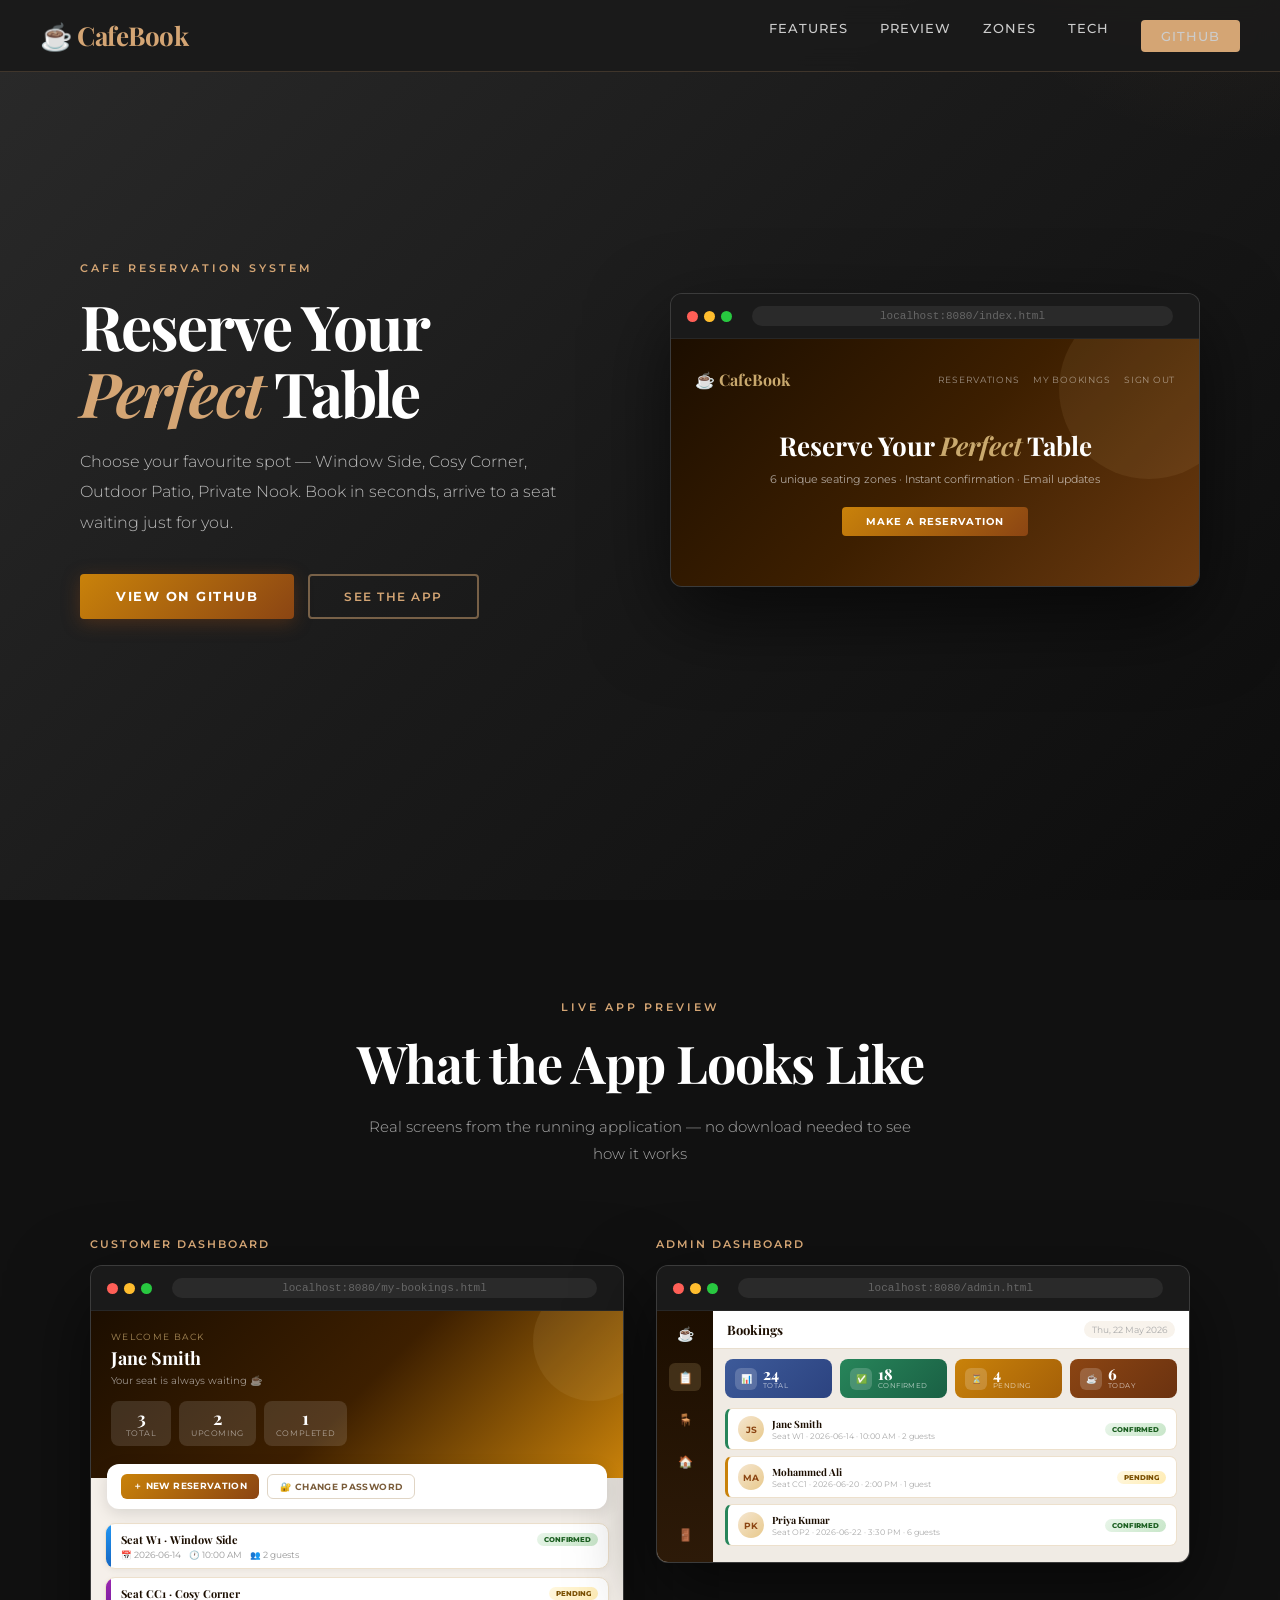
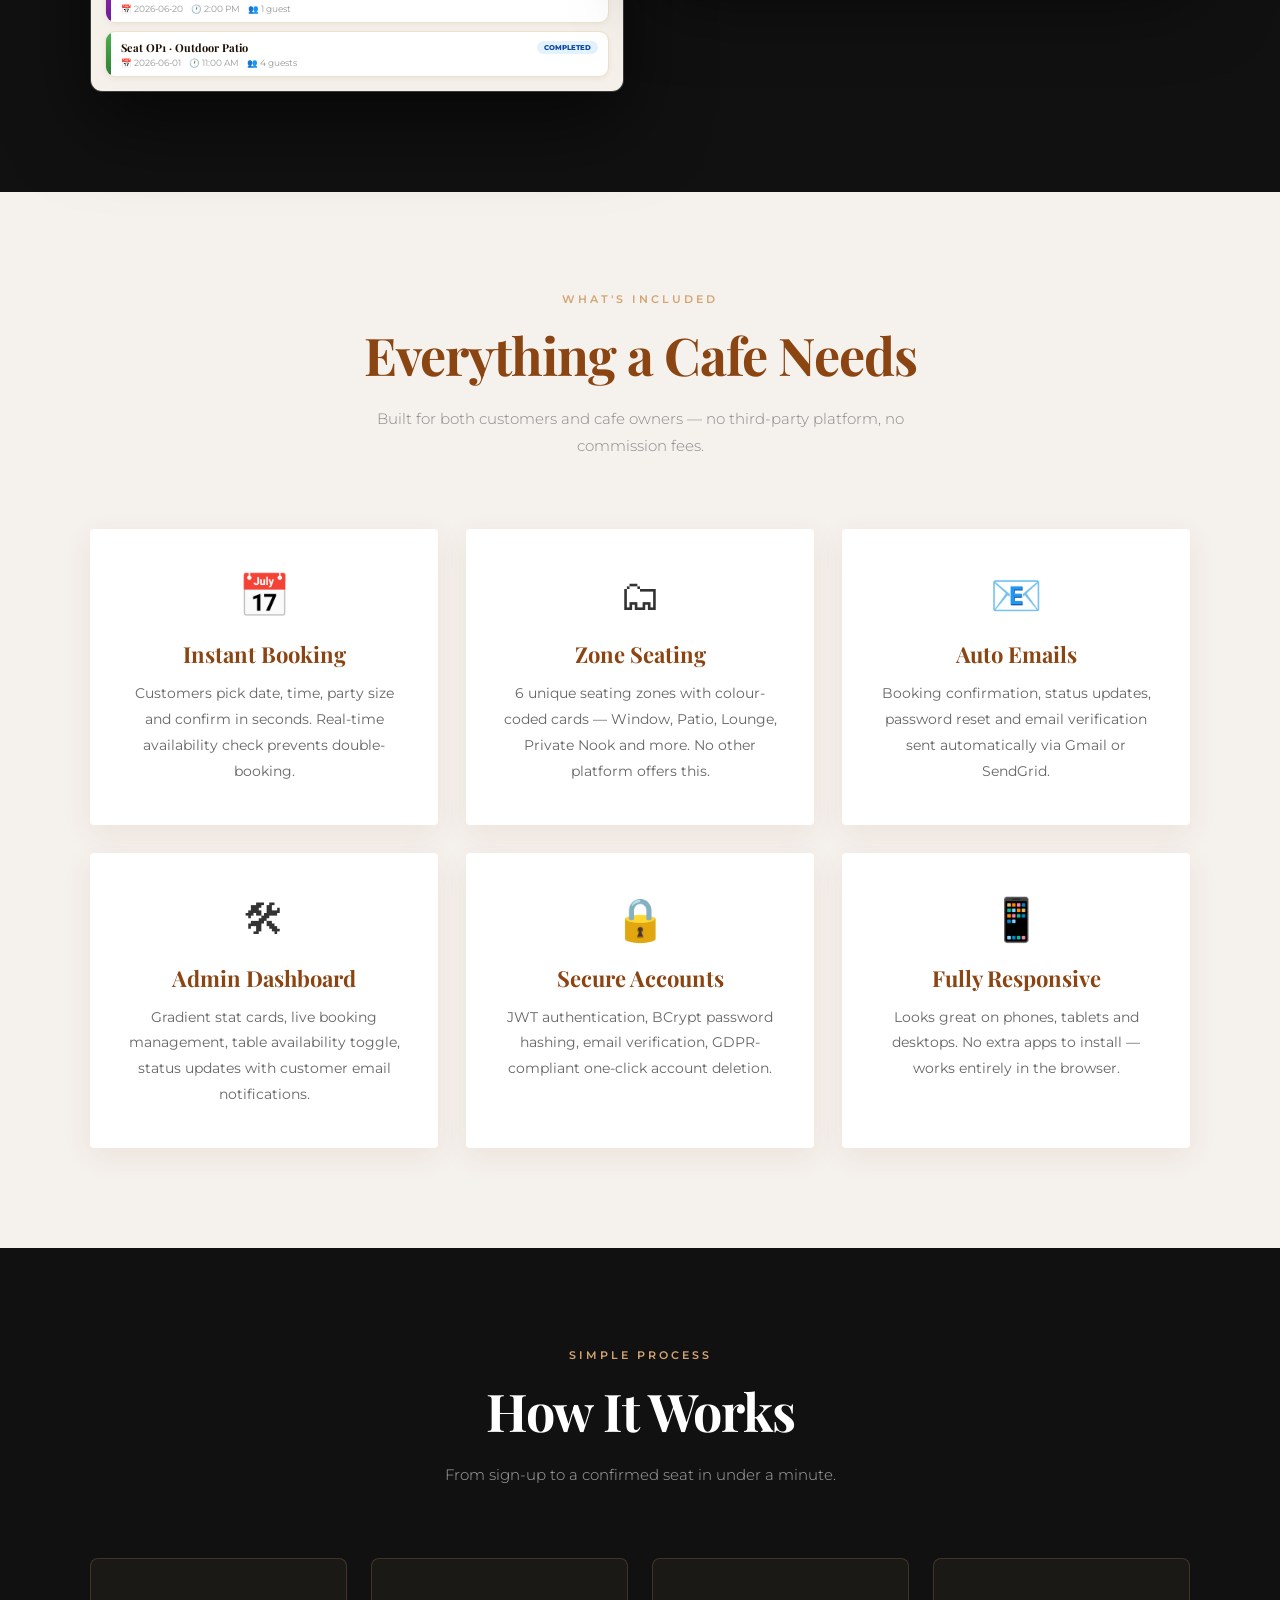
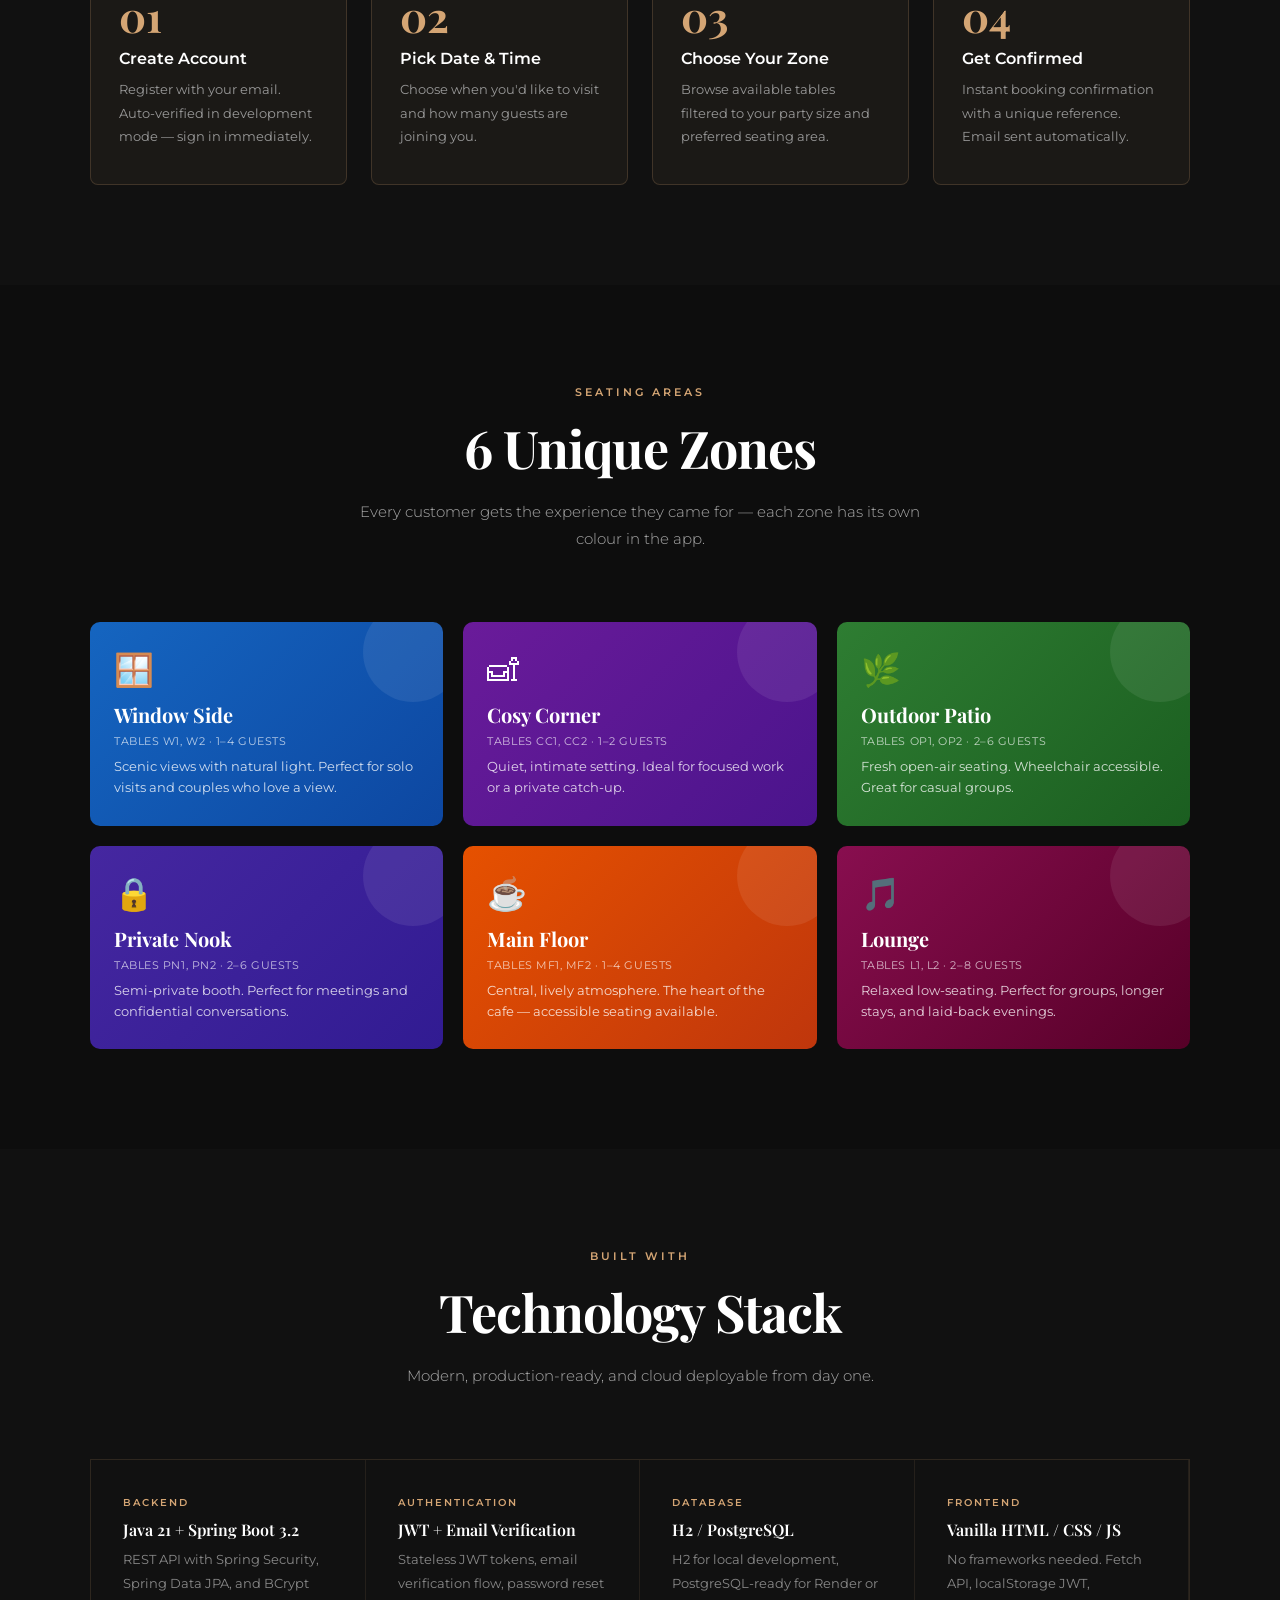
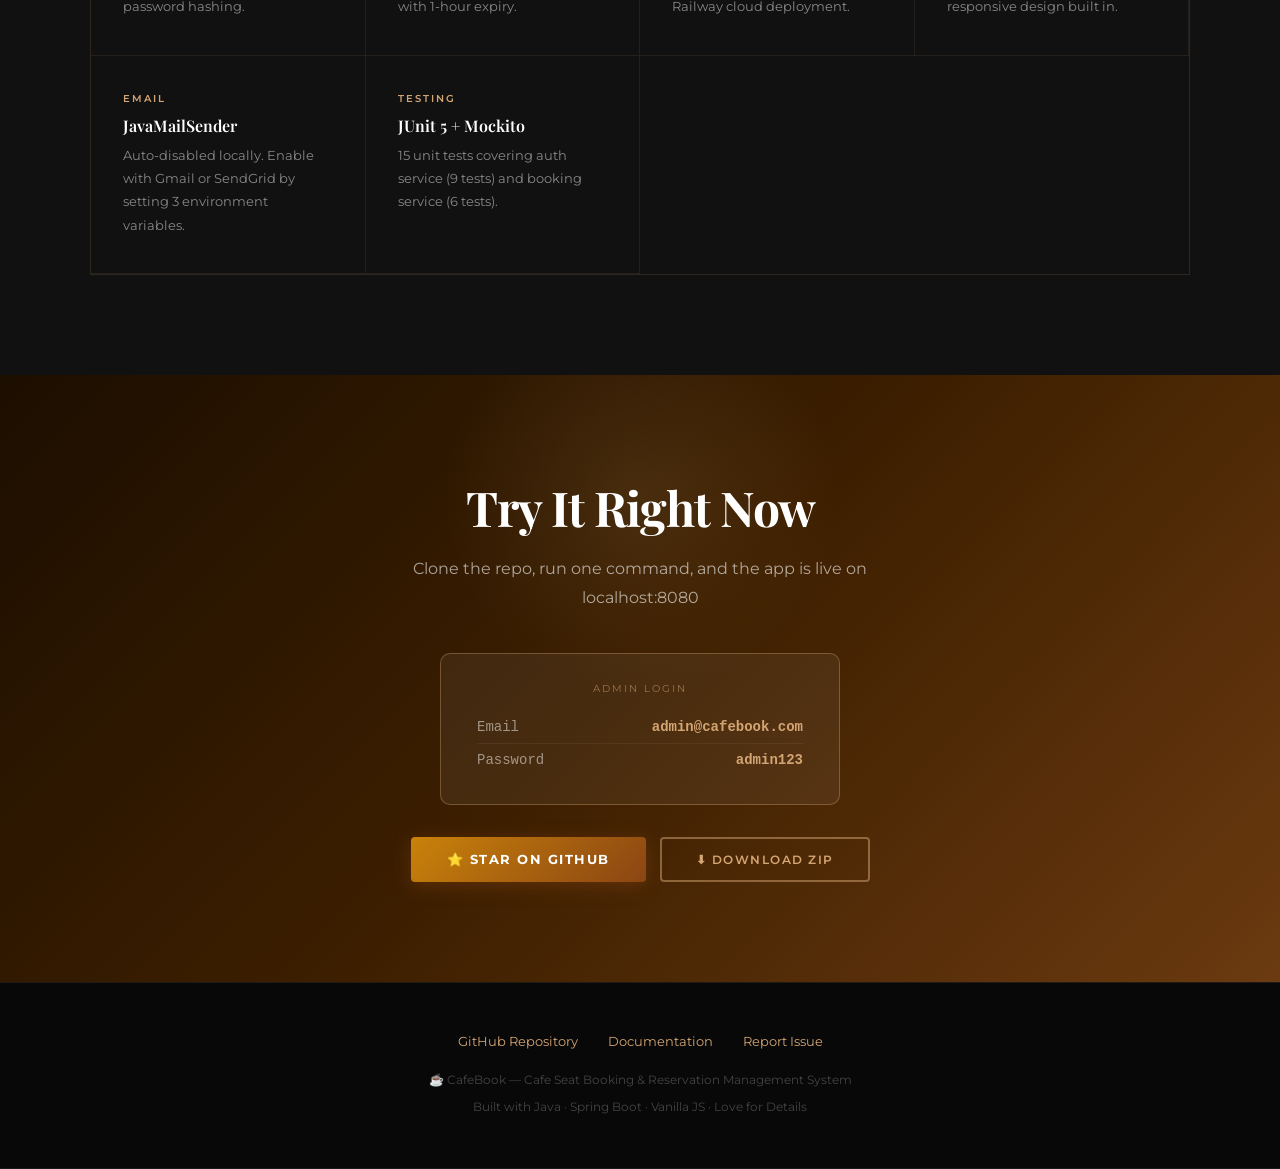
<file: docs/index.html>
<!DOCTYPE html>
<html lang="en">
<head>
  <meta charset="UTF-8">
  <meta name="viewport" content="width=device-width, initial-scale=1.0">
  <title>CafeBook — Cafe Seat Booking System</title>
  <link href="https://fonts.googleapis.com/css2?family=Playfair+Display:ital,wght@0,400;0,700;0,900;1,400&family=Montserrat:wght@300;400;500;600;700&display=swap" rel="stylesheet">
  <style>
    *{margin:0;padding:0;box-sizing:border-box}
    :root{--primary:#8B4513;--dark:#1a1a1a;--cream:#f5f1ed;--accent:#d4a574;--gold:#c9820a}
    html{scroll-behavior:smooth}
    body{font-family:'Montserrat',sans-serif;background:var(--dark);color:#333;overflow-x:hidden}

    /* NAV */
    nav{position:fixed;top:0;width:100%;display:flex;justify-content:space-between;align-items:center;
        padding:18px 40px;background:rgba(26,26,26,0.97);backdrop-filter:blur(12px);z-index:1000;
        border-bottom:1px solid rgba(212,165,116,0.2)}
    .logo{font-family:'Playfair Display',serif;font-size:26px;font-weight:700;color:var(--accent);letter-spacing:-0.5px}
    .nav-links{display:flex;gap:32px}
    .nav-links a{color:#ccc;text-decoration:none;font-size:13px;font-weight:500;
                 text-transform:uppercase;letter-spacing:1px;transition:color .3s}
    .nav-links a:hover{color:var(--accent)}
    .nav-cta{background:var(--accent);color:#1a1a1a;padding:8px 20px;border-radius:4px;
             font-weight:700;font-size:12px;letter-spacing:1px;text-transform:uppercase;
             text-decoration:none;transition:all .3s}
    .nav-cta:hover{background:#fff;color:var(--primary)}

    /* HERO */
    .hero{min-height:100vh;display:flex;align-items:center;justify-content:center;
          background:linear-gradient(135deg,#2a2a2a 0%,#1a1a1a 50%,#0d0d0d 100%);
          position:relative;overflow:hidden;padding-top:80px}
    .hero::before{content:'';position:absolute;top:-50%;right:-20%;width:600px;height:600px;
                  background:radial-gradient(circle,rgba(212,165,116,0.08) 0%,transparent 70%);
                  border-radius:50%;animation:float 20s ease-in-out infinite}
    @keyframes float{0%,100%{transform:translateY(0)}50%{transform:translateY(30px)}}
    @keyframes fadeUp{from{opacity:0;transform:translateY(40px)}to{opacity:1;transform:none}}
    .hero-inner{display:grid;grid-template-columns:1fr 1fr;gap:60px;align-items:center;
                max-width:1200px;width:100%;padding:40px;animation:fadeUp .9s ease-out}
    .hero-text .tag{font-size:11px;letter-spacing:3px;text-transform:uppercase;color:var(--accent);
                    font-weight:600;margin-bottom:18px;display:block}
    .hero-text h1{font-family:'Playfair Display',serif;font-size:62px;font-weight:700;
                  line-height:1.08;color:#fff;margin-bottom:20px;letter-spacing:-2px}
    .hero-text h1 em{font-style:italic;color:var(--accent)}
    .hero-text p{font-size:16px;color:#bbb;margin-bottom:36px;font-weight:300;line-height:1.9;max-width:480px}
    .hero-btns{display:flex;gap:14px;flex-wrap:wrap}
    .btn-gold{display:inline-block;padding:14px 36px;background:linear-gradient(135deg,#c9820a,#8b4513);
              color:#fff;text-decoration:none;font-weight:700;font-size:13px;letter-spacing:1.5px;
              text-transform:uppercase;border-radius:4px;box-shadow:0 4px 18px rgba(139,69,19,.4);transition:all .3s}
    .btn-gold:hover{transform:translateY(-2px);box-shadow:0 8px 28px rgba(139,69,19,.5)}
    .btn-outline{display:inline-block;padding:13px 34px;border:2px solid rgba(212,165,116,.5);
                 color:#d4a574;text-decoration:none;font-weight:600;font-size:12px;letter-spacing:1.5px;
                 text-transform:uppercase;border-radius:4px;transition:all .3s}
    .btn-outline:hover{border-color:var(--accent);color:#fff;background:rgba(212,165,116,.1)}

    /* BROWSER MOCKUP */
    .browser-mock{background:#2a2a2a;border-radius:12px;overflow:hidden;
                  box-shadow:0 30px 80px rgba(0,0,0,.6);border:1px solid rgba(255,255,255,.08)}
    .browser-bar{background:#1a1a1a;padding:12px 16px;display:flex;align-items:center;gap:10px;
                 border-bottom:1px solid rgba(255,255,255,.06)}
    .browser-dots{display:flex;gap:6px}
    .browser-dots span{width:11px;height:11px;border-radius:50%;display:block}
    .dot-r{background:#ff5f57}.dot-y{background:#ffbd2e}.dot-g{background:#28c840}
    .browser-url{flex:1;background:rgba(255,255,255,.07);border-radius:20px;
                 padding:4px 14px;font-size:11px;color:#666;font-family:monospace;
                 text-align:center;margin:0 10px}
    .browser-content{overflow:hidden}

    /* ── APP SCREENS INSIDE BROWSER ────────────────────── */

    /* Home screen */
    .screen-home{background:linear-gradient(135deg,#1c0e00,#3d1f00,#6b3a10);
                 padding:30px 24px;min-height:220px;position:relative;overflow:hidden}
    .screen-home::before{content:'';position:absolute;top:-40px;right:-40px;width:180px;height:180px;
                         border-radius:50%;background:rgba(201,169,110,.1)}
    .sh-nav{display:flex;justify-content:space-between;align-items:center;margin-bottom:28px}
    .sh-logo{font-family:'Playfair Display',serif;font-size:16px;color:#c9a96e;font-weight:700}
    .sh-nav-links{display:flex;gap:14px}
    .sh-nav-links span{font-size:9px;color:rgba(255,255,255,.5);letter-spacing:.08em;text-transform:uppercase}
    .sh-hero{text-align:center;padding:10px 0 20px}
    .sh-hero h2{font-family:'Playfair Display',serif;font-size:26px;color:#fff;font-weight:700;margin-bottom:8px}
    .sh-hero h2 em{color:#c9a96e;font-style:italic}
    .sh-hero p{font-size:11px;color:rgba(255,255,255,.6);margin-bottom:18px;line-height:1.6}
    .sh-btn{display:inline-block;background:linear-gradient(135deg,#c9820a,#8b4513);
            color:#fff;padding:8px 24px;border-radius:4px;font-size:10px;font-weight:700;
            letter-spacing:.1em;text-transform:uppercase}

    /* Dashboard screen */
    .screen-dash{background:#f5f0ea}
    .sd-hero{background:linear-gradient(135deg,#1c0e00,#3d1f00,#c9820a);padding:20px 20px 32px;position:relative}
    .sd-hero::before{content:'';position:absolute;top:-30px;right:-30px;width:120px;height:120px;
                     border-radius:50%;background:rgba(201,169,110,.12)}
    .sd-name{font-family:'Playfair Display',serif;font-size:18px;color:#fff;font-weight:700;margin-bottom:4px}
    .sd-sub{font-size:10px;color:rgba(255,255,255,.55);margin-bottom:14px}
    .sd-stats{display:flex;gap:8px}
    .sd-stat{background:rgba(255,255,255,.12);border-radius:8px;padding:8px 12px;text-align:center;min-width:60px}
    .sd-stat .n{font-family:'Playfair Display',serif;font-size:18px;color:#fff;font-weight:700;line-height:1}
    .sd-stat .l{font-size:7.5px;color:rgba(255,255,255,.55);text-transform:uppercase;letter-spacing:.08em;margin-top:2px}
    .sd-action{background:#fff;margin:-14px 16px 0;border-radius:12px;padding:10px 14px;
               display:flex;gap:8px;align-items:center;box-shadow:0 4px 16px rgba(0,0,0,.12);
               position:relative;z-index:2;margin-bottom:14px}
    .sd-ab{padding:6px 12px;border-radius:6px;font-size:9px;font-weight:700;cursor:pointer;
           letter-spacing:.04em;text-transform:uppercase}
    .sd-ab.primary{background:linear-gradient(135deg,#c9820a,#8b4513);color:#fff}
    .sd-ab.ghost{background:transparent;border:1.5px solid #e0d5c5;color:#7a5c3a}
    .sd-cards{padding:0 14px 14px;display:flex;flex-direction:column;gap:8px}
    .sd-card{background:#fff;border-radius:10px;border:1px solid #ede0cc;overflow:hidden;
             display:flex;box-shadow:0 2px 6px rgba(0,0,0,.05)}
    .sd-strip{width:5px;flex-shrink:0}
    .s-blue{background:linear-gradient(180deg,#2196f3,#1565c0)}
    .s-purple{background:linear-gradient(180deg,#9c27b0,#6a1b9a)}
    .s-green{background:linear-gradient(180deg,#4caf50,#2e7d32)}
    .sd-card-body{padding:8px 10px;flex:1}
    .sd-card-top{display:flex;justify-content:space-between;align-items:center;margin-bottom:3px}
    .sd-seat{font-family:'Playfair Display',serif;font-size:11px;font-weight:700;color:#1c0e00}
    .sd-badge{font-size:7px;font-weight:800;padding:2px 7px;border-radius:10px;text-transform:uppercase}
    .bd-confirmed{background:linear-gradient(135deg,#e8f5e9,#c8e6c9);color:#1b5e20}
    .bd-pending{background:linear-gradient(135deg,#fff8e1,#ffecb3);color:#7a4f00}
    .sd-meta{font-size:8.5px;color:#999;display:flex;gap:8px}

    /* Admin screen */
    .screen-admin{background:#f0ebe4;display:flex;min-height:220px}
    .admin-sb{background:linear-gradient(180deg,#1c0e00,#2d1a08);width:56px;flex-shrink:0;
              padding:14px 0;display:flex;flex-direction:column;align-items:center;gap:14px}
    .sb-logo-mini{font-size:14px;margin-bottom:6px}
    .sb-item{width:32px;height:28px;border-radius:6px;display:flex;align-items:center;
             justify-content:center;font-size:12px;cursor:pointer;transition:background .2s}
    .sb-item.act{background:rgba(201,169,110,.2)}
    .admin-main-a{flex:1;display:flex;flex-direction:column}
    .admin-top{background:#fff;padding:10px 14px;display:flex;justify-content:space-between;
               align-items:center;border-bottom:1px solid #e8dece}
    .admin-top h3{font-family:'Playfair Display',serif;font-size:13px;color:#1c0e00;font-weight:700}
    .admin-top .adate{font-size:9px;color:#aaa;background:#f8f3ec;padding:3px 8px;border-radius:10px}
    .a-stats{display:grid;grid-template-columns:repeat(4,1fr);gap:8px;padding:10px 12px 0}
    .a-stat{border-radius:8px;padding:8px 10px;display:flex;align-items:center;gap:6px}
    .a-stat.c1{background:linear-gradient(135deg,#3d5a99,#2c4380)}
    .a-stat.c2{background:linear-gradient(135deg,#27855a,#1a6044)}
    .a-stat.c3{background:linear-gradient(135deg,#c9820a,#a56008)}
    .a-stat.c4{background:linear-gradient(135deg,#8b4513,#6b3210)}
    .a-stat-ico{width:22px;height:22px;border-radius:6px;background:rgba(255,255,255,.18);
                display:flex;align-items:center;justify-content:center;font-size:9px;flex-shrink:0}
    .a-stat-num{font-family:'Playfair Display',serif;font-size:15px;font-weight:800;color:#fff;line-height:1}
    .a-stat-lbl{font-size:6.5px;color:rgba(255,255,255,.7);text-transform:uppercase;letter-spacing:.06em}
    .a-bookings{padding:10px 12px}
    .a-b-row{background:#fff;border-radius:7px;border:1px solid #ede0cc;border-left:3px solid #27855a;
             padding:7px 10px;margin-bottom:6px;display:flex;align-items:center;gap:8px}
    .a-b-row.pend{border-left-color:#c9820a}
    .ab-av{width:26px;height:26px;border-radius:50%;background:linear-gradient(135deg,#f5e6d0,#e8c98c);
           display:flex;align-items:center;justify-content:center;font-size:9px;font-weight:700;
           color:#8b4513;flex-shrink:0}
    .ab-info{flex:1}
    .ab-name{font-size:10px;font-weight:700;color:#1c0e00;font-family:'Playfair Display',serif}
    .ab-meta{font-size:8px;color:#aaa}
    .ab-badge{font-size:7px;font-weight:800;padding:2px 7px;border-radius:10px;text-transform:uppercase}
    .ab-confirmed{background:linear-gradient(135deg,#e8f5e9,#c8e6c9);color:#1b5e20}
    .ab-pending{background:linear-gradient(135deg,#fff8e1,#ffecb3);color:#7a4f00}

    /* SECTIONS */
    section{padding:100px 40px}
    .sec-cream{background:var(--cream)}
    .sec-dark{background:#111;color:#fff}
    .sec-darker{background:#0d0d0d;color:#fff}

    .sec-label{font-size:11px;letter-spacing:3px;text-transform:uppercase;
               color:var(--accent);font-weight:600;text-align:center;margin-bottom:14px}
    .sec-title{font-family:'Playfair Display',serif;font-size:52px;font-weight:700;
               text-align:center;margin-bottom:16px;letter-spacing:-1px}
    .sec-title.dark{color:#fff}
    .sec-title.light{color:var(--primary)}
    .sec-sub{text-align:center;font-size:15px;color:#888;max-width:560px;margin:0 auto 70px;
             line-height:1.8;font-weight:300}
    .sec-sub.dark-text{color:#aaa}

    /* Feature cards */
    .feat-grid{display:grid;grid-template-columns:repeat(auto-fit,minmax(280px,1fr));gap:28px;max-width:1100px;margin:0 auto}
    .feat-card{padding:40px 32px;border-radius:4px;text-align:center;transition:all .4s;
               box-shadow:0 8px 30px rgba(139,69,19,.08);background:#fff}
    .feat-card:hover{transform:translateY(-8px);box-shadow:0 20px 50px rgba(139,69,19,.15)}
    .feat-icon{font-size:42px;margin-bottom:18px}
    .feat-card h3{font-family:'Playfair Display',serif;font-size:22px;color:var(--primary);margin-bottom:12px;font-weight:700}
    .feat-card p{color:#666;font-size:14px;line-height:1.85}

    /* Steps */
    .steps-grid{display:grid;grid-template-columns:repeat(auto-fit,minmax(220px,1fr));
                gap:24px;max-width:1100px;margin:0 auto}
    .step-card{background:rgba(212,165,116,.05);border:1px solid rgba(212,165,116,.2);
               border-radius:8px;padding:36px 28px;transition:all .4s;position:relative}
    .step-card:hover{background:rgba(212,165,116,.1);border-color:var(--accent);transform:translateY(-4px)}
    .step-num{font-family:'Playfair Display',serif;font-size:42px;color:var(--accent);
              font-weight:700;margin-bottom:12px;line-height:1}
    .step-card h4{font-size:16px;color:#fff;margin-bottom:10px;font-weight:600}
    .step-card p{color:#999;font-size:13px;line-height:1.8}

    /* Zones */
    .zones-grid{display:grid;grid-template-columns:repeat(auto-fit,minmax(280px,1fr));
                gap:20px;max-width:1100px;margin:0 auto}
    .zone-card{border-radius:10px;padding:28px 24px;color:#fff;position:relative;overflow:hidden;
               transition:transform .3s;cursor:default}
    .zone-card:hover{transform:translateY(-4px)}
    .zone-card::before{content:'';position:absolute;top:-20px;right:-20px;width:100px;
                       height:100px;border-radius:50%;background:rgba(255,255,255,.08)}
    .zc1{background:linear-gradient(135deg,#1565c0,#0d47a1)}
    .zc2{background:linear-gradient(135deg,#6a1b9a,#4a148c)}
    .zc3{background:linear-gradient(135deg,#2e7d32,#1b5e20)}
    .zc4{background:linear-gradient(135deg,#4527a0,#311b92)}
    .zc5{background:linear-gradient(135deg,#e65100,#bf360c)}
    .zc6{background:linear-gradient(135deg,#880e4f,#560027)}
    .zone-icon{font-size:32px;margin-bottom:12px}
    .zone-card h3{font-family:'Playfair Display',serif;font-size:20px;font-weight:700;margin-bottom:6px}
    .zone-card .zcap{font-size:11px;opacity:.7;letter-spacing:.05em;text-transform:uppercase;margin-bottom:8px}
    .zone-card p{font-size:13px;opacity:.8;line-height:1.6}

    /* Tech */
    .tech-grid{display:grid;grid-template-columns:repeat(auto-fit,minmax(270px,1fr));
               gap:0;max-width:1100px;margin:0 auto;border:1px solid rgba(212,165,116,.15)}
    .tech-item{padding:36px 32px;border-right:1px solid rgba(212,165,116,.1);
               border-bottom:1px solid rgba(212,165,116,.1);transition:background .3s}
    .tech-item:hover{background:rgba(212,165,116,.05)}
    .tech-item .ti-label{font-size:10px;letter-spacing:2px;text-transform:uppercase;
                         color:var(--accent);font-weight:600;margin-bottom:10px;display:block}
    .tech-item h4{font-size:16px;color:#fff;margin-bottom:8px;font-weight:600;font-family:'Playfair Display',serif}
    .tech-item p{color:#888;font-size:13px;line-height:1.8}

    /* CTA */
    .cta-section{background:linear-gradient(135deg,#1c0e00,#3d1f00,#6b3a10);
                 padding:100px 40px;text-align:center;position:relative;overflow:hidden}
    .cta-section::before{content:'';position:absolute;top:-80px;left:50%;transform:translateX(-50%);
                         width:400px;height:400px;border-radius:50%;
                         background:radial-gradient(circle,rgba(201,169,110,.12) 0%,transparent 70%)}
    .cta-section h2{font-family:'Playfair Display',serif;font-size:48px;color:#fff;
                    font-weight:700;margin-bottom:16px;letter-spacing:-1px;position:relative}
    .cta-section p{font-size:16px;color:rgba(255,255,255,.6);max-width:500px;
                   margin:0 auto 40px;line-height:1.8;position:relative}
    .creds-box{background:rgba(255,255,255,.06);border:1.5px solid rgba(212,165,116,.35);
               border-radius:10px;padding:28px 36px;max-width:400px;margin:0 auto 32px;
               font-family:'Courier New',monospace;position:relative}
    .creds-box .c-row{display:flex;justify-content:space-between;padding:8px 0;
                      border-bottom:1px solid rgba(255,255,255,.06);font-size:14px}
    .creds-box .c-row:last-child{border-bottom:none}
    .creds-box .c-key{color:rgba(255,255,255,.5)}
    .creds-box .c-val{color:var(--accent);font-weight:600}

    /* Footer */
    footer{background:#080808;color:#666;padding:50px 40px;text-align:center;
           border-top:1px solid rgba(212,165,116,.12)}
    .foot-links{margin-bottom:20px;display:flex;justify-content:center;gap:30px;flex-wrap:wrap}
    .foot-links a{color:var(--accent);text-decoration:none;font-size:13px;transition:color .3s}
    .foot-links a:hover{color:#fff}
    footer p{font-size:12px;color:#444;line-height:1.8}

    /* Responsive */
    @media(max-width:900px){
      .hero-inner{grid-template-columns:1fr;text-align:center}
      .hero-text p{margin:0 auto 36px}
      .hero-btns{justify-content:center}
      .hero-text h1{font-size:44px}
      .sec-title{font-size:38px}
      nav{padding:15px 20px}
      .nav-links{gap:18px}
    }
    @media(max-width:600px){
      nav{flex-direction:column;gap:12px;padding:14px}
      .nav-links{gap:16px}
      .hero-text h1{font-size:34px}
      section{padding:70px 20px}
      .sec-title{font-size:30px}
      .a-stats{grid-template-columns:repeat(2,1fr)}
    }
  </style>
</head>
<body>

<!-- NAV -->
<nav>
  <div class="logo">☕ CafeBook</div>
  <div class="nav-links">
    <a href="#features">Features</a>
    <a href="#screens">Preview</a>
    <a href="#zones">Zones</a>
    <a href="#tech">Tech</a>
    <a href="https://github.com/athikahamed4345/cafe-seat-booking" target="_blank" class="nav-cta">GitHub</a>
  </div>
</nav>

<!-- HERO -->
<section class="hero">
  <div class="hero-inner">
    <div class="hero-text">
      <span class="tag">Cafe Reservation System</span>
      <h1>Reserve Your<br><em>Perfect</em> Table</h1>
      <p>Choose your favourite spot — Window Side, Cosy Corner, Outdoor Patio, Private Nook. Book in seconds, arrive to a seat waiting just for you.</p>
      <div class="hero-btns">
        <a href="https://github.com/athikahamed4345/cafe-seat-booking" target="_blank" class="btn-gold">View on GitHub</a>
        <a href="#screens" class="btn-outline">See the App</a>
      </div>
    </div>

    <!-- Live browser mockup — Home Page -->
    <div class="browser-mock">
      <div class="browser-bar">
        <div class="browser-dots"><span class="dot-r"></span><span class="dot-y"></span><span class="dot-g"></span></div>
        <div class="browser-url">localhost:8080/index.html</div>
      </div>
      <div class="browser-content">
        <div class="screen-home">
          <div class="sh-nav">
            <span class="sh-logo">☕ CafeBook</span>
            <div class="sh-nav-links">
              <span>Reservations</span><span>My Bookings</span><span>Sign Out</span>
            </div>
          </div>
          <div class="sh-hero">
            <h2>Reserve Your <em>Perfect</em> Table</h2>
            <p>6 unique seating zones · Instant confirmation · Email updates</p>
            <span class="sh-btn">Make a Reservation</span>
          </div>
        </div>
      </div>
    </div>
  </div>
</section>

<!-- APP SCREENS PREVIEW -->
<section class="sec-dark" id="screens" style="padding:100px 40px">
  <div class="sec-label">Live App Preview</div>
  <h2 class="sec-title dark">What the App Looks Like</h2>
  <p class="sec-sub dark-text">Real screens from the running application — no download needed to see how it works</p>

  <div style="display:grid;grid-template-columns:1fr 1fr;gap:32px;max-width:1100px;margin:0 auto">

    <!-- Customer Dashboard -->
    <div>
      <p style="font-size:11px;letter-spacing:2px;text-transform:uppercase;color:var(--accent);font-weight:600;margin-bottom:14px">Customer Dashboard</p>
      <div class="browser-mock">
        <div class="browser-bar">
          <div class="browser-dots"><span class="dot-r"></span><span class="dot-y"></span><span class="dot-g"></span></div>
          <div class="browser-url">localhost:8080/my-bookings.html</div>
        </div>
        <div class="browser-content">
          <div class="screen-dash">
            <div class="sd-hero">
              <div style="font-size:9px;color:rgba(201,169,110,.8);letter-spacing:.15em;text-transform:uppercase;margin-bottom:4px">Welcome back</div>
              <div class="sd-name">Jane Smith</div>
              <div class="sd-sub">Your seat is always waiting ☕</div>
              <div class="sd-stats">
                <div class="sd-stat"><div class="n">3</div><div class="l">Total</div></div>
                <div class="sd-stat"><div class="n">2</div><div class="l">Upcoming</div></div>
                <div class="sd-stat"><div class="n">1</div><div class="l">Completed</div></div>
              </div>
            </div>
            <div class="sd-action">
              <span class="sd-ab primary">＋ New Reservation</span>
              <span class="sd-ab ghost">🔐 Change Password</span>
            </div>
            <div class="sd-cards">
              <div class="sd-card">
                <div class="sd-strip s-blue"></div>
                <div class="sd-card-body">
                  <div class="sd-card-top">
                    <span class="sd-seat">Seat W1 · Window Side</span>
                    <span class="sd-badge bd-confirmed">Confirmed</span>
                  </div>
                  <div class="sd-meta"><span>📅 2026-06-14</span><span>🕐 10:00 AM</span><span>👥 2 guests</span></div>
                </div>
              </div>
              <div class="sd-card">
                <div class="sd-strip s-purple"></div>
                <div class="sd-card-body">
                  <div class="sd-card-top">
                    <span class="sd-seat">Seat CC1 · Cosy Corner</span>
                    <span class="sd-badge bd-pending">Pending</span>
                  </div>
                  <div class="sd-meta"><span>📅 2026-06-20</span><span>🕐 2:00 PM</span><span>👥 1 guest</span></div>
                </div>
              </div>
              <div class="sd-card">
                <div class="sd-strip s-green"></div>
                <div class="sd-card-body">
                  <div class="sd-card-top">
                    <span class="sd-seat">Seat OP1 · Outdoor Patio</span>
                    <span class="sd-badge" style="background:#e3f2fd;color:#0d47a1">Completed</span>
                  </div>
                  <div class="sd-meta"><span>📅 2026-06-01</span><span>🕐 11:00 AM</span><span>👥 4 guests</span></div>
                </div>
              </div>
            </div>
          </div>
        </div>
      </div>
    </div>

    <!-- Admin Dashboard -->
    <div>
      <p style="font-size:11px;letter-spacing:2px;text-transform:uppercase;color:var(--accent);font-weight:600;margin-bottom:14px">Admin Dashboard</p>
      <div class="browser-mock">
        <div class="browser-bar">
          <div class="browser-dots"><span class="dot-r"></span><span class="dot-y"></span><span class="dot-g"></span></div>
          <div class="browser-url">localhost:8080/admin.html</div>
        </div>
        <div class="browser-content">
          <div class="screen-admin">
            <div class="admin-sb">
              <div class="sb-logo-mini">☕</div>
              <div class="sb-item act">📋</div>
              <div class="sb-item">🪑</div>
              <div class="sb-item">🏠</div>
              <div class="sb-item" style="margin-top:auto">🚪</div>
            </div>
            <div class="admin-main-a">
              <div class="admin-top">
                <h3>Bookings</h3>
                <span class="adate">Thu, 22 May 2026</span>
              </div>
              <div class="a-stats">
                <div class="a-stat c1"><div class="a-stat-ico">📊</div><div><div class="a-stat-num">24</div><div class="a-stat-lbl">Total</div></div></div>
                <div class="a-stat c2"><div class="a-stat-ico">✅</div><div><div class="a-stat-num">18</div><div class="a-stat-lbl">Confirmed</div></div></div>
                <div class="a-stat c3"><div class="a-stat-ico">⏳</div><div><div class="a-stat-num">4</div><div class="a-stat-lbl">Pending</div></div></div>
                <div class="a-stat c4"><div class="a-stat-ico">☕</div><div><div class="a-stat-num">6</div><div class="a-stat-lbl">Today</div></div></div>
              </div>
              <div class="a-bookings">
                <div class="a-b-row">
                  <div class="ab-av">JS</div>
                  <div class="ab-info">
                    <div class="ab-name">Jane Smith</div>
                    <div class="ab-meta">Seat W1 · 2026-06-14 · 10:00 AM · 2 guests</div>
                  </div>
                  <span class="ab-badge ab-confirmed">Confirmed</span>
                </div>
                <div class="a-b-row pend">
                  <div class="ab-av">MA</div>
                  <div class="ab-info">
                    <div class="ab-name">Mohammed Ali</div>
                    <div class="ab-meta">Seat CC1 · 2026-06-20 · 2:00 PM · 1 guest</div>
                  </div>
                  <span class="ab-badge ab-pending">Pending</span>
                </div>
                <div class="a-b-row">
                  <div class="ab-av">PK</div>
                  <div class="ab-info">
                    <div class="ab-name">Priya Kumar</div>
                    <div class="ab-meta">Seat OP2 · 2026-06-22 · 3:30 PM · 6 guests</div>
                  </div>
                  <span class="ab-badge ab-confirmed">Confirmed</span>
                </div>
              </div>
            </div>
          </div>
        </div>
      </div>
    </div>
  </div>
</section>

<!-- FEATURES -->
<section class="sec-cream" id="features">
  <div class="sec-label">What's Included</div>
  <h2 class="sec-title light">Everything a Cafe Needs</h2>
  <p class="sec-sub">Built for both customers and cafe owners — no third-party platform, no commission fees.</p>
  <div class="feat-grid">
    <div class="feat-card"><div class="feat-icon">📅</div><h3>Instant Booking</h3><p>Customers pick date, time, party size and confirm in seconds. Real-time availability check prevents double-booking.</p></div>
    <div class="feat-card"><div class="feat-icon">🗂</div><h3>Zone Seating</h3><p>6 unique seating zones with colour-coded cards — Window, Patio, Lounge, Private Nook and more. No other platform offers this.</p></div>
    <div class="feat-card"><div class="feat-icon">📧</div><h3>Auto Emails</h3><p>Booking confirmation, status updates, password reset and email verification sent automatically via Gmail or SendGrid.</p></div>
    <div class="feat-card"><div class="feat-icon">🛠</div><h3>Admin Dashboard</h3><p>Gradient stat cards, live booking management, table availability toggle, status updates with customer email notifications.</p></div>
    <div class="feat-card"><div class="feat-icon">🔒</div><h3>Secure Accounts</h3><p>JWT authentication, BCrypt password hashing, email verification, GDPR-compliant one-click account deletion.</p></div>
    <div class="feat-card"><div class="feat-icon">📱</div><h3>Fully Responsive</h3><p>Looks great on phones, tablets and desktops. No extra apps to install — works entirely in the browser.</p></div>
  </div>
</section>

<!-- HOW IT WORKS -->
<section class="sec-dark" id="how">
  <div class="sec-label">Simple Process</div>
  <h2 class="sec-title dark">How It Works</h2>
  <p class="sec-sub dark-text">From sign-up to a confirmed seat in under a minute.</p>
  <div class="steps-grid">
    <div class="step-card"><div class="step-num">01</div><h4>Create Account</h4><p>Register with your email. Auto-verified in development mode — sign in immediately.</p></div>
    <div class="step-card"><div class="step-num">02</div><h4>Pick Date & Time</h4><p>Choose when you'd like to visit and how many guests are joining you.</p></div>
    <div class="step-card"><div class="step-num">03</div><h4>Choose Your Zone</h4><p>Browse available tables filtered to your party size and preferred seating area.</p></div>
    <div class="step-card"><div class="step-num">04</div><h4>Get Confirmed</h4><p>Instant booking confirmation with a unique reference. Email sent automatically.</p></div>
  </div>
</section>

<!-- SEATING ZONES -->
<section class="sec-darker" id="zones">
  <div class="sec-label">Seating Areas</div>
  <h2 class="sec-title dark">6 Unique Zones</h2>
  <p class="sec-sub dark-text">Every customer gets the experience they came for — each zone has its own colour in the app.</p>
  <div class="zones-grid" style="max-width:1100px;margin:0 auto">
    <div class="zone-card zc1"><div class="zone-icon">🪟</div><h3>Window Side</h3><div class="zcap">Tables W1, W2 · 1–4 guests</div><p>Scenic views with natural light. Perfect for solo visits and couples who love a view.</p></div>
    <div class="zone-card zc2"><div class="zone-icon">🛋</div><h3>Cosy Corner</h3><div class="zcap">Tables CC1, CC2 · 1–2 guests</div><p>Quiet, intimate setting. Ideal for focused work or a private catch-up.</p></div>
    <div class="zone-card zc3"><div class="zone-icon">🌿</div><h3>Outdoor Patio</h3><div class="zcap">Tables OP1, OP2 · 2–6 guests</div><p>Fresh open-air seating. Wheelchair accessible. Great for casual groups.</p></div>
    <div class="zone-card zc4"><div class="zone-icon">🔒</div><h3>Private Nook</h3><div class="zcap">Tables PN1, PN2 · 2–6 guests</div><p>Semi-private booth. Perfect for meetings and confidential conversations.</p></div>
    <div class="zone-card zc5"><div class="zone-icon">☕</div><h3>Main Floor</h3><div class="zcap">Tables MF1, MF2 · 1–4 guests</div><p>Central, lively atmosphere. The heart of the cafe — accessible seating available.</p></div>
    <div class="zone-card zc6"><div class="zone-icon">🎵</div><h3>Lounge</h3><div class="zcap">Tables L1, L2 · 2–8 guests</div><p>Relaxed low-seating. Perfect for groups, longer stays, and laid-back evenings.</p></div>
  </div>
</section>

<!-- TECH -->
<section class="sec-dark" id="tech">
  <div class="sec-label">Built With</div>
  <h2 class="sec-title dark">Technology Stack</h2>
  <p class="sec-sub dark-text">Modern, production-ready, and cloud deployable from day one.</p>
  <div class="tech-grid">
    <div class="tech-item"><span class="ti-label">Backend</span><h4>Java 21 + Spring Boot 3.2</h4><p>REST API with Spring Security, Spring Data JPA, and BCrypt password hashing.</p></div>
    <div class="tech-item"><span class="ti-label">Authentication</span><h4>JWT + Email Verification</h4><p>Stateless JWT tokens, email verification flow, password reset with 1-hour expiry.</p></div>
    <div class="tech-item"><span class="ti-label">Database</span><h4>H2 / PostgreSQL</h4><p>H2 for local development, PostgreSQL-ready for Render or Railway cloud deployment.</p></div>
    <div class="tech-item"><span class="ti-label">Frontend</span><h4>Vanilla HTML / CSS / JS</h4><p>No frameworks needed. Fetch API, localStorage JWT, responsive design built in.</p></div>
    <div class="tech-item"><span class="ti-label">Email</span><h4>JavaMailSender</h4><p>Auto-disabled locally. Enable with Gmail or SendGrid by setting 3 environment variables.</p></div>
    <div class="tech-item"><span class="ti-label">Testing</span><h4>JUnit 5 + Mockito</h4><p>15 unit tests covering auth service (9 tests) and booking service (6 tests).</p></div>
  </div>
</section>

<!-- CTA -->
<section class="cta-section">
  <h2>Try It Right Now</h2>
  <p>Clone the repo, run one command, and the app is live on localhost:8080</p>
  <div class="creds-box">
    <div style="font-size:10px;letter-spacing:2px;text-transform:uppercase;color:rgba(212,165,116,.6);margin-bottom:16px;font-family:'Montserrat',sans-serif">Admin Login</div>
    <div class="c-row"><span class="c-key">Email</span><span class="c-val">admin@cafebook.com</span></div>
    <div class="c-row"><span class="c-key">Password</span><span class="c-val">admin123</span></div>
  </div>
  <div style="display:flex;gap:14px;justify-content:center;flex-wrap:wrap;position:relative">
    <a href="https://github.com/athikahamed4345/cafe-seat-booking" target="_blank" class="btn-gold">⭐ Star on GitHub</a>
    <a href="https://github.com/athikahamed4345/cafe-seat-booking/archive/refs/heads/main.zip" class="btn-outline">⬇ Download ZIP</a>
  </div>
</section>

<!-- FOOTER -->
<footer>
  <div class="foot-links">
    <a href="https://github.com/athikahamed4345/cafe-seat-booking" target="_blank">GitHub Repository</a>
    <a href="https://github.com/athikahamed4345/cafe-seat-booking#readme" target="_blank">Documentation</a>
    <a href="https://github.com/athikahamed4345/cafe-seat-booking/issues" target="_blank">Report Issue</a>
  </div>
  <p>☕ CafeBook — Cafe Seat Booking & Reservation Management System</p>
  <p style="margin-top:6px">Built with Java · Spring Boot · Vanilla JS · Love for Details</p>
</footer>

<script>
  document.querySelectorAll('a[href^="#"]').forEach(a => {
    a.addEventListener('click', e => {
      e.preventDefault();
      const t = document.querySelector(a.getAttribute('href'));
      if (t) t.scrollIntoView({ behavior: 'smooth', block: 'start' });
    });
  });
  window.addEventListener('scroll', () => {
    const nav = document.querySelector('nav');
    nav.style.boxShadow = window.scrollY > 50 ? '0 4px 20px rgba(0,0,0,.4)' : 'none';
  });
</script>
</body>
</html>
</file>
